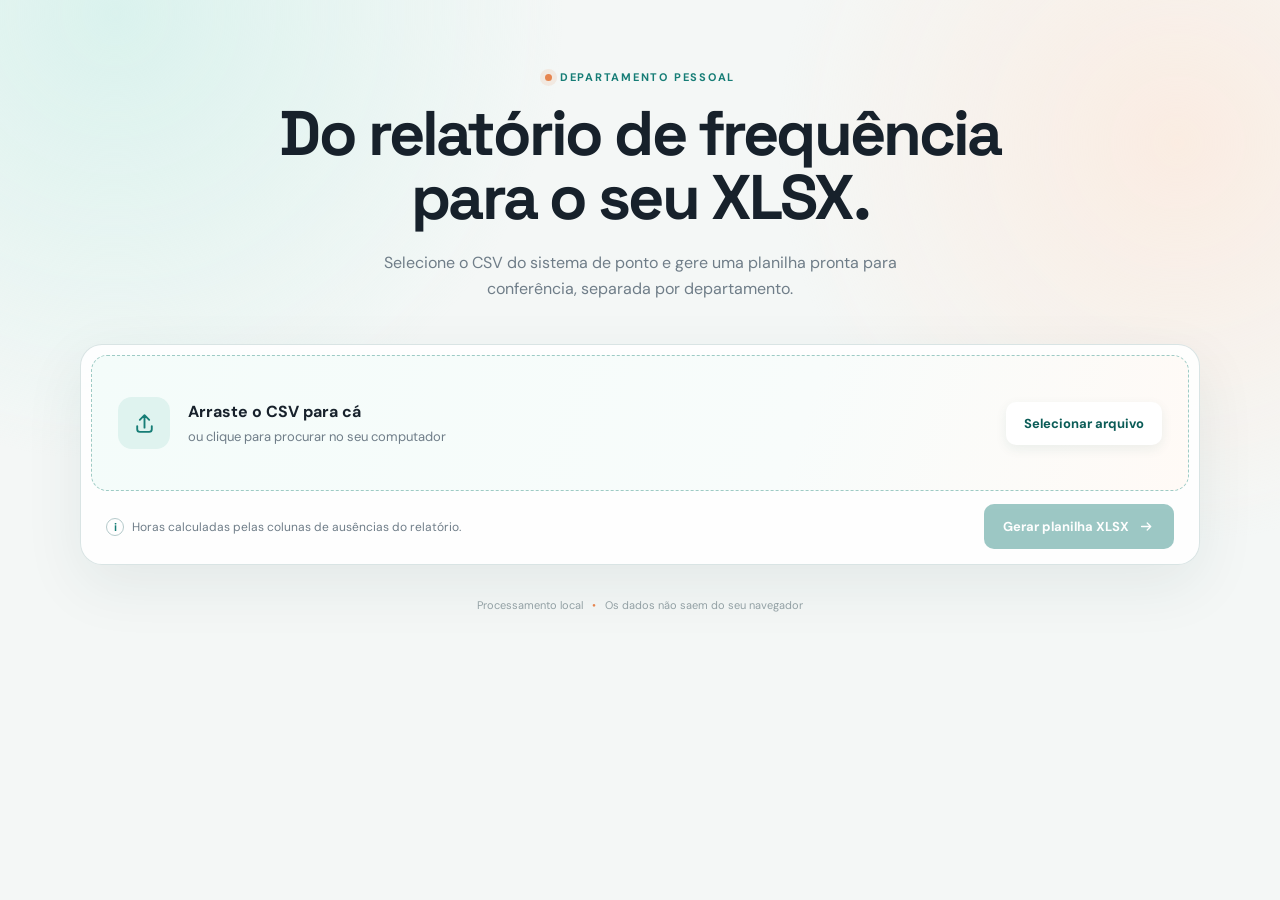
<file: index.html>
<!doctype html>
<html lang="pt-BR">
  <head>
    <meta charset="UTF-8" />
    <meta name="viewport" content="width=device-width, initial-scale=1.0" />
    <meta
      name="description"
      content="Converta relatórios de frequência em uma planilha XLSX organizada por departamento."
    />
    <title>Conversor de frequência</title>
    <link rel="preconnect" href="https://fonts.googleapis.com" />
    <link rel="preconnect" href="https://fonts.gstatic.com" crossorigin />
    <link
      href="https://fonts.googleapis.com/css2?family=DM+Sans:wght@400;500;600;700&family=Space+Grotesk:wght@500;600;700&display=swap"
      rel="stylesheet"
    />
    <link rel="stylesheet" href="style.css" />
  </head>
  <body>
    <main class="app-shell">
      <section class="hero">
        <div class="eyebrow"><span class="eyebrow-dot"></span> Departamento pessoal</div>
        <h1>Do relatório de frequência para o seu XLSX.</h1>
        <p class="hero-copy">
          Selecione o CSV do sistema de ponto e gere uma planilha pronta para
          conferência, separada por departamento.
        </p>
      </section>

      <section class="workspace-card" aria-label="Conversor de arquivo">
        <div class="upload-zone" id="uploadZone" tabindex="0" role="button">
          <input id="fileInput" type="file" accept=".csv,text/csv" hidden />
          <div class="upload-icon" aria-hidden="true">
            <svg viewBox="0 0 24 24" fill="none">
              <path d="M12 16V4m0 0L7.5 8.5M12 4l4.5 4.5" />
              <path d="M5 14.5v3A2.5 2.5 0 0 0 7.5 20h9a2.5 2.5 0 0 0 2.5-2.5v-3" />
            </svg>
          </div>
          <div class="upload-content">
            <strong id="uploadTitle">Arraste o CSV para cá</strong>
            <span id="uploadHint">ou clique para procurar no seu computador</span>
          </div>
          <button class="browse-button" id="browseButton" type="button">Selecionar arquivo</button>
        </div>

        <div class="file-summary hidden" id="fileSummary">
          <div class="file-summary-main">
            <div class="csv-badge">CSV</div>
            <div>
              <strong id="fileName">arquivo.csv</strong>
              <span id="fileDetails">Pronto para processar</span>
            </div>
          </div>
          <button class="text-button" id="changeFileButton" type="button">Trocar arquivo</button>
        </div>

        <div class="action-row">
          <div class="calculation-note">
            <span class="info-icon">i</span>
            <span>Horas calculadas pelas colunas de ausências do relatório.</span>
          </div>
          <button class="primary-button" id="generateButton" type="button" disabled>
            <span>Gerar planilha XLSX</span>
            <svg viewBox="0 0 24 24" fill="none" aria-hidden="true">
              <path d="M5 12h13m-5-5 5 5-5 5" />
            </svg>
          </button>
        </div>
      </section>

      <div class="alert hidden" id="alert" role="alert"></div>

      <section class="results hidden" id="results" aria-live="polite">
        <div class="section-heading">
          <div>
            <div class="eyebrow">Resultado da leitura</div>
            <h2>Conferência dos descontos</h2>
          </div>
          <button class="download-button" id="downloadButton" type="button">
            <svg viewBox="0 0 24 24" fill="none" aria-hidden="true">
              <path d="M12 4v11m0 0 4-4m-4 4-4-4M5 20h14" />
            </svg>
            Baixar XLSX
          </button>
        </div>

        <div class="stats-grid">
          <div class="stat-card">
            <span class="stat-label">Funcionários</span>
            <strong id="employeeCount">0</strong>
            <span class="stat-caption">encontrados no arquivo</span>
          </div>
          <div class="stat-card">
            <span class="stat-label">Departamentos</span>
            <strong id="departmentCount">0</strong>
            <span class="stat-caption">abas na planilha</span>
          </div>
          <div class="stat-card accent-card">
            <span class="stat-label">Dias a descontar</span>
            <strong id="dayCount">0</strong>
            <span class="stat-caption">faltas identificadas</span>
          </div>
          <div class="stat-card">
            <span class="stat-label">Horas a descontar</span>
            <strong id="hourCount">00:00</strong>
            <span class="stat-caption">de ausências</span>
          </div>
        </div>

        <div class="table-card">
          <div class="table-toolbar">
            <div>
              <strong>Prévia dos dados</strong>
              <span id="tableDescription">Confira antes de baixar o arquivo.</span>
            </div>
            <label class="search-box">
              <svg viewBox="0 0 24 24" fill="none" aria-hidden="true">
                <circle cx="10.8" cy="10.8" r="6.3"></circle>
                <path d="m16 16 4.2 4.2"></path>
              </svg>
              <input id="searchInput" type="search" placeholder="Buscar funcionário..." />
            </label>
          </div>
          <div class="table-scroll">
            <table>
              <thead>
                <tr>
                  <th>Funcionário</th>
                  <th>Cargo</th>
                  <th>Departamento</th>
                  <th class="numeric">Dias a descontar</th>
                  <th class="numeric">Horas a descontar</th>
                </tr>
              </thead>
              <tbody id="previewBody"></tbody>
            </table>
          </div>
          <div class="empty-state hidden" id="emptyState">
            Nenhum funcionário corresponde à busca.
          </div>
        </div>

        <div class="rules-note">
          <div class="rules-icon">✓</div>
          <div>
            <strong>Como o cálculo funciona</strong>
            <p>
              “Dias a descontar” considera apenas ocorrências marcadas como
              <b>Falta</b>. As “Horas a descontar” somam as horas preenchidas
              nas colunas de ausências somente quando representam uma ausência
              parcial. Períodos completos de falta não entram novamente como
              horas.
            </p>
          </div>
        </div>
      </section>

      <footer>
        <span>Processamento local</span>
        <span class="footer-separator">•</span>
        <span>Os dados não saem do seu navegador</span>
      </footer>
    </main>

    <script defer src="https://cdn.sheetjs.com/xlsx-0.20.3/package/dist/xlsx.full.min.js"></script>
    <script defer src="./script.js"></script>
  </body>
</html>
</file>
<file: style.css>
:root {
  --ink: #17212b;
  --muted: #6f7d88;
  --line: #dce5e8;
  --surface: #ffffff;
  --canvas: #f4f7f6;
  --teal: #167d76;
  --teal-dark: #0b5c57;
  --teal-soft: #dff3ef;
  --orange: #e6854f;
  --orange-soft: #fff0e7;
  --shadow: 0 20px 60px rgba(31, 69, 70, 0.08);
}

* {
  box-sizing: border-box;
}

html {
  min-width: 320px;
  background: var(--canvas);
}

body {
  margin: 0;
  color: var(--ink);
  background:
    radial-gradient(circle at 9% 2%, rgba(211, 241, 235, 0.78), transparent 28rem),
    radial-gradient(circle at 92% 22%, rgba(255, 229, 213, 0.6), transparent 25rem),
    var(--canvas);
  font-family: "DM Sans", sans-serif;
  -webkit-font-smoothing: antialiased;
}

button,
input {
  font: inherit;
}

button {
  cursor: pointer;
}

.app-shell {
  width: min(1120px, calc(100% - 40px));
  margin: 0 auto;
  padding: 70px 0 36px;
}

.hero {
  max-width: 760px;
  margin: 0 auto 42px;
  text-align: center;
}

.eyebrow {
  display: flex;
  align-items: center;
  justify-content: center;
  gap: 8px;
  color: var(--teal);
  font-size: 11px;
  font-weight: 700;
  letter-spacing: 0.16em;
  text-transform: uppercase;
}

.eyebrow-dot {
  width: 7px;
  height: 7px;
  border-radius: 50%;
  background: var(--orange);
  box-shadow: 0 0 0 5px rgba(230, 133, 79, 0.12);
}

h1,
h2 {
  margin: 0;
  font-family: "Space Grotesk", sans-serif;
  letter-spacing: -0.045em;
}

h1 {
  margin-top: 17px;
  font-size: clamp(38px, 5vw, 63px);
  line-height: 1.02;
  font-weight: 700;
}

.hero-copy {
  max-width: 560px;
  margin: 20px auto 0;
  color: var(--muted);
  font-size: 16px;
  line-height: 1.65;
}

.workspace-card,
.table-card {
  border: 1px solid rgba(213, 225, 226, 0.9);
  border-radius: 22px;
  background: rgba(255, 255, 255, 0.88);
  box-shadow: var(--shadow);
}

.workspace-card {
  padding: 10px;
}

.upload-zone {
  display: flex;
  align-items: center;
  gap: 18px;
  min-height: 136px;
  padding: 24px 26px;
  border: 1.5px dashed #9ecbc5;
  border-radius: 16px;
  background: linear-gradient(110deg, #f4fcfa, #f8fcfb 64%, #fffaf6);
  outline: none;
  transition: border-color 180ms ease, background 180ms ease, transform 180ms ease;
}

.upload-zone:hover,
.upload-zone:focus-visible,
.upload-zone.dragover {
  border-color: var(--teal);
  background: #effaf7;
  transform: translateY(-1px);
}

.upload-icon {
  display: grid;
  flex: 0 0 52px;
  width: 52px;
  height: 52px;
  place-items: center;
  border-radius: 14px;
  color: var(--teal);
  background: var(--teal-soft);
}

.upload-icon svg {
  width: 25px;
  height: 25px;
  stroke: currentColor;
  stroke-linecap: round;
  stroke-linejoin: round;
  stroke-width: 1.8;
}

.upload-content {
  display: flex;
  flex: 1;
  flex-direction: column;
  gap: 6px;
}

.upload-content strong {
  font-size: 16px;
  font-weight: 700;
}

.upload-content span,
.file-summary span,
.table-toolbar span,
.stat-caption {
  color: var(--muted);
  font-size: 13px;
}

.browse-button,
.primary-button,
.download-button {
  border: 0;
  border-radius: 10px;
  font-size: 13px;
  font-weight: 700;
  transition: transform 180ms ease, box-shadow 180ms ease, background 180ms ease;
}

.browse-button {
  padding: 13px 18px;
  color: var(--teal-dark);
  background: #ffffff;
  box-shadow: 0 4px 12px rgba(30, 83, 80, 0.08);
}

.browse-button:hover,
.primary-button:hover:not(:disabled),
.download-button:hover {
  transform: translateY(-2px);
}

.file-summary {
  align-items: center;
  justify-content: space-between;
  min-height: 76px;
  padding: 8px 15px;
}

.file-summary,
.file-summary-main {
  display: flex;
}

.file-summary-main {
  align-items: center;
  gap: 12px;
}

.csv-badge {
  display: grid;
  width: 41px;
  height: 41px;
  place-items: center;
  border-radius: 11px;
  color: var(--teal-dark);
  background: var(--teal-soft);
  font-size: 10px;
  font-weight: 800;
  letter-spacing: 0.08em;
}

.file-summary-main div:last-child {
  display: flex;
  flex-direction: column;
  gap: 3px;
}

.text-button {
  border: 0;
  color: var(--teal);
  background: transparent;
  font-size: 13px;
  font-weight: 700;
}

.action-row {
  display: flex;
  align-items: center;
  justify-content: space-between;
  gap: 20px;
  padding: 13px 15px 5px;
}

.calculation-note {
  display: flex;
  align-items: center;
  gap: 8px;
  color: var(--muted);
  font-size: 12px;
}

.info-icon {
  display: inline-grid;
  width: 18px;
  height: 18px;
  place-items: center;
  border: 1px solid #b5cacb;
  border-radius: 50%;
  color: var(--teal);
  font-size: 11px;
  font-weight: 700;
}

.primary-button,
.download-button {
  display: inline-flex;
  align-items: center;
  justify-content: center;
  gap: 9px;
  padding: 14px 19px;
  color: #ffffff;
  background: var(--teal);
  box-shadow: 0 8px 18px rgba(22, 125, 118, 0.19);
}

.primary-button:disabled {
  cursor: not-allowed;
  opacity: 0.42;
  box-shadow: none;
}

.primary-button svg,
.download-button svg {
  width: 17px;
  height: 17px;
  stroke: currentColor;
  stroke-linecap: round;
  stroke-linejoin: round;
  stroke-width: 1.8;
}

.alert {
  margin: 18px 0;
  padding: 14px 17px;
  border: 1px solid #f0c9b0;
  border-radius: 12px;
  color: #9b4e26;
  background: var(--orange-soft);
  font-size: 13px;
  line-height: 1.5;
}

.results {
  margin-top: 60px;
}

.section-heading {
  display: flex;
  align-items: flex-end;
  justify-content: space-between;
  gap: 20px;
  margin-bottom: 22px;
}

.section-heading .eyebrow {
  justify-content: flex-start;
  margin-bottom: 11px;
}

h2 {
  font-size: clamp(27px, 4vw, 38px);
}

.download-button {
  white-space: nowrap;
  background: var(--orange);
  box-shadow: 0 8px 18px rgba(230, 133, 79, 0.2);
}

.download-button:hover {
  background: #d9753f;
}

.stats-grid {
  display: grid;
  grid-template-columns: repeat(4, 1fr);
  gap: 13px;
  margin-bottom: 20px;
}

.stat-card {
  min-height: 133px;
  padding: 19px;
  border: 1px solid var(--line);
  border-radius: 16px;
  background: rgba(255, 255, 255, 0.78);
}

.stat-card.accent-card {
  border-color: #f5d2bd;
  background: #fff8f3;
}

.stat-label {
  display: block;
  margin-bottom: 16px;
  color: var(--muted);
  font-size: 12px;
  font-weight: 600;
}

.stat-card strong {
  display: block;
  margin-bottom: 5px;
  font-family: "Space Grotesk", sans-serif;
  font-size: 30px;
  letter-spacing: -0.05em;
}

.table-card {
  overflow: hidden;
}

.table-toolbar {
  display: flex;
  align-items: center;
  justify-content: space-between;
  gap: 20px;
  padding: 20px 22px;
  border-bottom: 1px solid var(--line);
}

.table-toolbar > div:first-child {
  display: flex;
  flex-direction: column;
  gap: 5px;
}

.search-box {
  display: flex;
  align-items: center;
  gap: 8px;
  width: min(260px, 100%);
  padding: 9px 12px;
  border: 1px solid var(--line);
  border-radius: 9px;
  color: var(--muted);
  background: #fbfcfc;
}

.search-box:focus-within {
  border-color: #87bbb5;
  box-shadow: 0 0 0 3px rgba(22, 125, 118, 0.08);
}

.search-box svg {
  width: 16px;
  height: 16px;
  stroke: currentColor;
  stroke-linecap: round;
  stroke-width: 1.7;
}

.search-box input {
  width: 100%;
  border: 0;
  outline: 0;
  color: var(--ink);
  background: transparent;
  font-size: 12px;
}

.search-box input::placeholder {
  color: #9aa7ad;
}

.table-scroll {
  overflow-x: auto;
}

table {
  width: 100%;
  min-width: 760px;
  border-collapse: collapse;
  text-align: left;
}

th,
td {
  padding: 15px 22px;
  border-bottom: 1px solid #edf1f1;
  font-size: 13px;
}

th {
  color: var(--muted);
  background: #fafcfc;
  font-size: 10px;
  font-weight: 700;
  letter-spacing: 0.08em;
  text-transform: uppercase;
}

td {
  color: #3d4c55;
}

tbody tr:last-child td {
  border-bottom: 0;
}

tbody tr:hover td {
  background: #f8fbfa;
}

td:first-child {
  color: var(--ink);
  font-weight: 700;
}

.numeric {
  text-align: right;
}

.hours-cell {
  color: var(--teal-dark);
  font-weight: 700;
}

.empty-state {
  padding: 30px;
  color: var(--muted);
  text-align: center;
  font-size: 13px;
}

.rules-note {
  display: flex;
  align-items: flex-start;
  gap: 12px;
  margin: 16px 0 0;
  padding: 18px 20px;
  border-radius: 14px;
  background: #edf8f5;
}

.rules-icon {
  display: grid;
  flex: 0 0 25px;
  width: 25px;
  height: 25px;
  place-items: center;
  border-radius: 50%;
  color: var(--teal-dark);
  background: #ccebe5;
  font-size: 13px;
  font-weight: 800;
}

.rules-note strong {
  display: block;
  margin: 2px 0 5px;
  color: var(--teal-dark);
  font-size: 13px;
}

.rules-note p {
  max-width: 840px;
  margin: 0;
  color: #5f7779;
  font-size: 12px;
  line-height: 1.6;
}

footer {
  display: flex;
  justify-content: center;
  gap: 9px;
  padding-top: 33px;
  color: #92a0a4;
  font-size: 11px;
}

.footer-separator {
  color: var(--orange);
}

.hidden {
  display: none !important;
}

@media (max-width: 720px) {
  .app-shell {
    width: min(100% - 24px, 620px);
    padding-top: 38px;
  }

  .hero {
    margin-bottom: 28px;
  }

  h1 {
    font-size: 39px;
  }

  .hero-copy {
    font-size: 14px;
  }

  .upload-zone {
    flex-wrap: wrap;
    gap: 13px;
    padding: 20px;
  }

  .upload-content {
    min-width: calc(100% - 70px);
  }

  .browse-button {
    width: 100%;
    margin-top: 2px;
  }

  .action-row,
  .section-heading,
  .table-toolbar {
    align-items: stretch;
    flex-direction: column;
  }

  .action-row {
    gap: 15px;
    padding: 14px 10px 5px;
  }

  .primary-button,
  .download-button {
    width: 100%;
  }

  .stats-grid {
    grid-template-columns: repeat(2, 1fr);
  }

  .stat-card {
    min-height: 120px;
    padding: 15px;
  }

  .stat-card strong {
    font-size: 26px;
  }

  .table-toolbar {
    gap: 15px;
  }

  .search-box {
    width: 100%;
  }

  .file-summary {
    align-items: flex-start;
    gap: 10px;
  }

  .text-button {
    padding-top: 10px;
  }
}

@media (max-width: 390px) {
  .stats-grid {
    gap: 8px;
  }

  .stat-label {
    font-size: 11px;
  }

  .stat-caption {
    font-size: 11px;
  }
}
</file>
